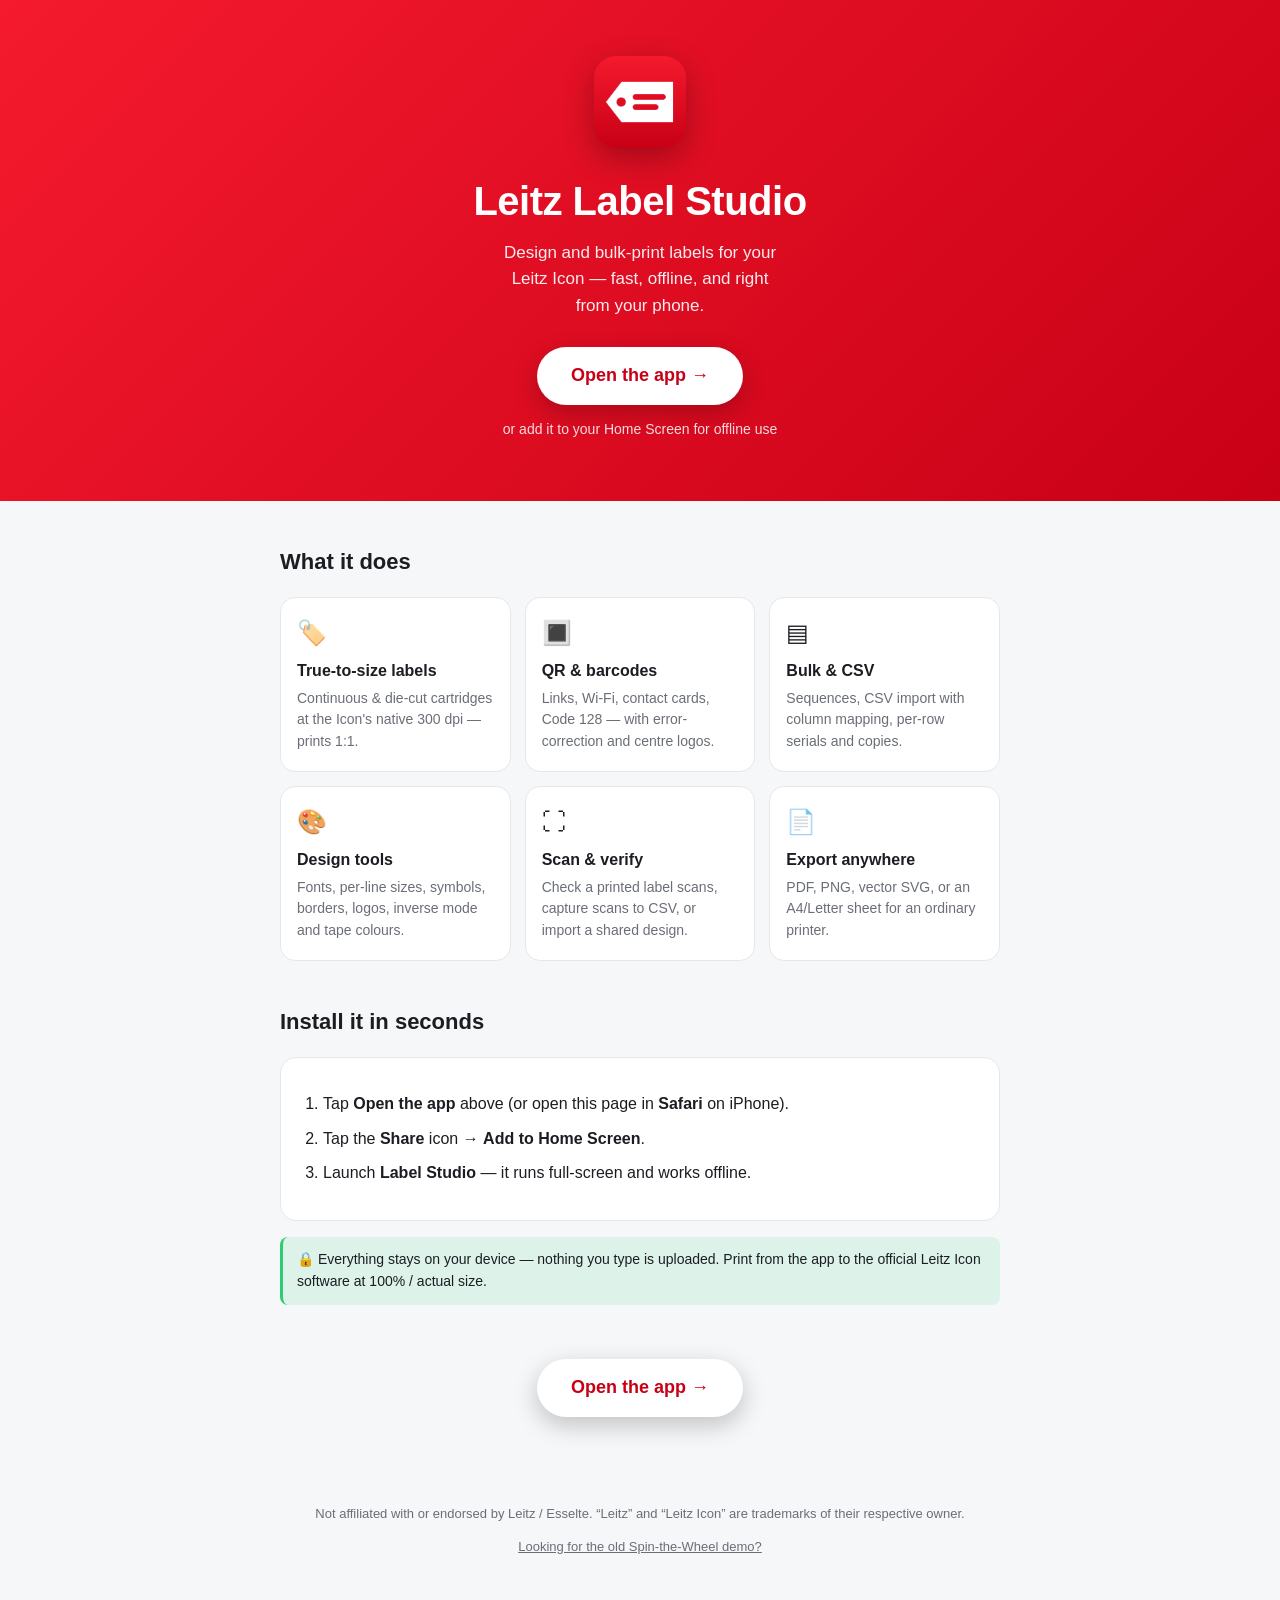
<file: index.html>
<!DOCTYPE html>
<html lang="en">
<head>
  <meta charset="UTF-8" />
  <meta name="viewport" content="width=device-width, initial-scale=1.0, viewport-fit=cover" />
  <title>Leitz Label Studio — a label maker for the Leitz Icon</title>
  <meta name="description" content="A fast, offline, installable web app for designing and bulk-printing labels for the Leitz Icon label maker. QR codes, barcodes, templates, and more." />
  <meta name="theme-color" content="#C80016" />
  <link rel="icon" type="image/png" href="app/icons/icon-192.png" />
  <link rel="apple-touch-icon" href="app/icons/apple-touch-icon.png" />
  <style>
    :root {
      --red: #C80016; --red-bright: #F51A2E; --ink: #1c1d22; --dim: #6a6e77;
      --bg: #f6f7f9; --card: #fff; --line: #e5e7eb;
    }
    @media (prefers-color-scheme: dark) {
      :root { --ink: #f1f2f5; --dim: #a0a4ad; --bg: #101116; --card: #1b1d24; --line: #2b2d36; }
    }
    * { box-sizing: border-box; }
    html, body { margin: 0; }
    body {
      font-family: -apple-system, BlinkMacSystemFont, "Segoe UI", Roboto, Helvetica, Arial, sans-serif;
      background: var(--bg); color: var(--ink); -webkit-font-smoothing: antialiased; line-height: 1.55;
    }
    .wrap { max-width: 760px; margin: 0 auto; padding: 0 20px; }

    .hero {
      background: linear-gradient(135deg, var(--red-bright), var(--red));
      color: #fff; padding: calc(env(safe-area-inset-top) + 56px) 0 60px; text-align: center;
    }
    .logo {
      width: 92px; height: 92px; border-radius: 22px; display: block; margin: 0 auto 22px;
      box-shadow: 0 10px 30px rgba(0,0,0,.28);
    }
    .hero h1 { margin: 0 0 8px; font-size: clamp(28px, 7vw, 40px); font-weight: 800; letter-spacing: -.5px; }
    .hero p { margin: 0 auto; max-width: 30ch; font-size: 17px; opacity: .92; }
    .cta {
      display: inline-block; margin-top: 28px; background: #fff; color: var(--red);
      font-size: 18px; font-weight: 800; text-decoration: none; padding: 15px 34px; border-radius: 999px;
      box-shadow: 0 8px 24px rgba(0,0,0,.22); transition: transform .08s ease;
    }
    .cta:active { transform: scale(.97); }
    .sub-cta { display: block; margin-top: 14px; color: #fff; opacity: .85; font-size: 14px; text-decoration: none; }

    section { padding: 44px 0; }
    h2 { font-size: 22px; margin: 0 0 18px; }
    .grid { display: grid; grid-template-columns: repeat(auto-fit, minmax(210px, 1fr)); gap: 14px; }
    .feat {
      background: var(--card); border: 1px solid var(--line); border-radius: 15px; padding: 16px 16px 18px;
    }
    .feat .ico { font-size: 24px; }
    .feat h3 { margin: 8px 0 4px; font-size: 16px; }
    .feat p { margin: 0; color: var(--dim); font-size: 14px; }

    .steps { background: var(--card); border: 1px solid var(--line); border-radius: 16px; padding: 8px 22px; }
    .steps ol { margin: 0; padding: 16px 0 16px 20px; }
    .steps li { margin: 10px 0; }
    .note {
      background: rgba(46,204,113,.12); border-left: 3px solid #2ECC71; border-radius: 8px;
      padding: 12px 14px; font-size: 14px; margin-top: 16px;
    }

    footer { padding: 30px 0 46px; color: var(--dim); font-size: 13px; text-align: center; }
    footer a { color: var(--dim); }
    .center { text-align: center; }
    .btn-line {
      display: inline-block; margin-top: 8px; border: 1px solid var(--line); color: var(--ink);
      text-decoration: none; padding: 12px 26px; border-radius: 999px; font-weight: 700;
    }
  </style>
</head>
<body>
  <header class="hero">
    <div class="wrap">
      <img class="logo" src="app/icons/icon-512.png" alt="Leitz Label Studio icon" />
      <h1>Leitz&nbsp;Label&nbsp;Studio</h1>
      <p>Design and bulk-print labels for your Leitz&nbsp;Icon — fast, offline, and right from your phone.</p>
      <a class="cta" href="app/">Open the app →</a>
      <a class="sub-cta" href="app/">or add it to your Home Screen for offline use</a>
    </div>
  </header>

  <section>
    <div class="wrap">
      <h2>What it does</h2>
      <div class="grid">
        <div class="feat"><div class="ico">🏷️</div><h3>True-to-size labels</h3><p>Continuous &amp; die-cut cartridges at the Icon's native 300&nbsp;dpi — prints 1:1.</p></div>
        <div class="feat"><div class="ico">🔳</div><h3>QR &amp; barcodes</h3><p>Links, Wi-Fi, contact cards, Code&nbsp;128 — with error-correction and centre logos.</p></div>
        <div class="feat"><div class="ico">▤</div><h3>Bulk &amp; CSV</h3><p>Sequences, CSV import with column mapping, per-row serials and copies.</p></div>
        <div class="feat"><div class="ico">🎨</div><h3>Design tools</h3><p>Fonts, per-line sizes, symbols, borders, logos, inverse mode and tape colours.</p></div>
        <div class="feat"><div class="ico">⛶</div><h3>Scan &amp; verify</h3><p>Check a printed label scans, capture scans to CSV, or import a shared design.</p></div>
        <div class="feat"><div class="ico">📄</div><h3>Export anywhere</h3><p>PDF, PNG, vector SVG, or an A4/Letter sheet for an ordinary printer.</p></div>
      </div>
    </div>
  </section>

  <section style="padding-top:0">
    <div class="wrap">
      <h2>Install it in seconds</h2>
      <div class="steps">
        <ol>
          <li>Tap <b>Open the app</b> above (or open this page in <b>Safari</b> on iPhone).</li>
          <li>Tap the <b>Share</b> icon → <b>Add to Home Screen</b>.</li>
          <li>Launch <b>Label&nbsp;Studio</b> — it runs full-screen and works offline.</li>
        </ol>
      </div>
      <div class="note">🔒 Everything stays on your device — nothing you type is uploaded. Print from the app to the official Leitz&nbsp;Icon software at 100% / actual size.</div>
      <div class="center" style="margin-top:26px">
        <a class="cta" href="app/">Open the app →</a>
      </div>
    </div>
  </section>

  <footer>
    <div class="wrap">
      <p>Not affiliated with or endorsed by Leitz&nbsp;/&nbsp;Esselte. “Leitz” and “Leitz Icon” are trademarks of their respective owner.</p>
      <p><a href="spin.html">Looking for the old Spin-the-Wheel demo?</a></p>
    </div>
  </footer>
</body>
</html>
</file>
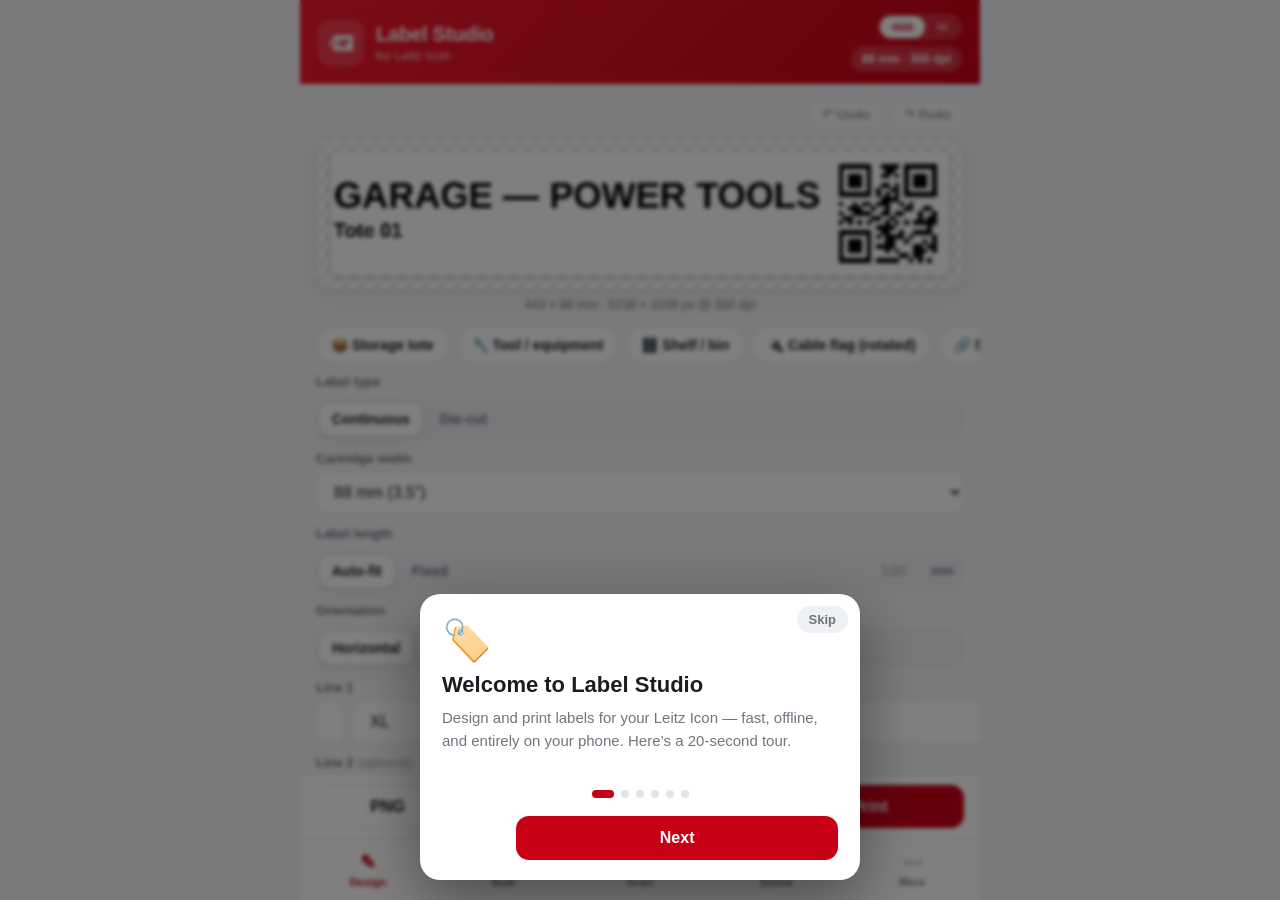
<file: app/index.html>
<!DOCTYPE html>
<html lang="en">
<head>
  <meta charset="UTF-8" />
  <meta name="viewport" content="width=device-width, initial-scale=1.0, maximum-scale=1.0, user-scalable=no, viewport-fit=cover" />
  <title>Leitz Label Studio</title>
  <meta name="description" content="Design and bulk-print labels for the Leitz Icon label maker — sized 1:1 for continuous cartridges, with QR codes and barcodes. Export PDF/PNG or print." />

  <link rel="manifest" href="manifest.webmanifest" />
  <meta name="theme-color" content="#C80016" media="(prefers-color-scheme: light)" />
  <meta name="theme-color" content="#1a0306" media="(prefers-color-scheme: dark)" />
  <meta name="apple-mobile-web-app-capable" content="yes" />
  <meta name="mobile-web-app-capable" content="yes" />
  <meta name="apple-mobile-web-app-status-bar-style" content="black-translucent" />
  <meta name="apple-mobile-web-app-title" content="Label Studio" />
  <link rel="apple-touch-icon" href="icons/apple-touch-icon.png" />
  <link rel="icon" type="image/png" href="icons/icon-192.png" />

  <link rel="stylesheet" href="styles.css" />
</head>
<body>
  <div id="app">
    <header class="app-header">
      <div class="brand">
        <span class="brand-mark" aria-hidden="true">
          <svg viewBox="0 0 100 100" width="30" height="30">
            <polygon points="30,24 90,24 90,76 30,76 12,50" fill="#fff"/>
            <circle cx="29" cy="50" r="6" fill="#C80016"/>
            <rect x="42" y="40" width="38" height="8" rx="4" fill="#C80016"/>
            <rect x="42" y="54" width="28" height="8" rx="4" fill="#C80016"/>
          </svg>
        </span>
        <div class="brand-text">
          <h1>Label Studio</h1>
          <p>for Leitz&nbsp;Icon</p>
        </div>
      </div>
      <div class="header-right">
        <div class="units-toggle" id="unitsToggle" role="group" aria-label="Units">
          <button type="button" data-unit="mm" class="is-active">mm</button>
          <button type="button" data-unit="in">in</button>
        </div>
        <div class="cartridge-badge" id="cartridgeBadge">88&nbsp;mm · 300&nbsp;dpi</div>
      </div>
    </header>

    <!-- ============ DESIGN ============ -->
    <main id="view-design" class="view is-active">
      <section class="preview-wrap">
        <div class="undo-bar">
          <button type="button" id="undoBtn" disabled aria-label="Undo">↶ Undo</button>
          <button type="button" id="redoBtn" disabled aria-label="Redo">↷ Redo</button>
        </div>
        <div class="preview-scroll" id="previewScroll">
          <canvas id="previewCanvas"></canvas>
        </div>
        <p class="preview-meta" id="previewMeta">—</p>
      </section>

      <div class="template-rail" id="templateRail" aria-label="Templates"></div>

      <form class="controls" id="designForm" autocomplete="off">
        <fieldset class="field seg">
          <span>Label type</span>
          <div class="segmented" role="group">
            <button type="button" data-type="continuous" class="is-active">Continuous</button>
            <button type="button" data-type="diecut">Die-cut</button>
          </div>
        </fieldset>

        <label class="field" id="d_widthWrap">
          <span>Cartridge width</span>
          <select id="d_width"></select>
        </label>
        <label class="field" id="d_dieWrap" hidden>
          <span>Die-cut size</span>
          <select id="d_die"></select>
        </label>

        <fieldset class="field seg" id="d_lenWrap">
          <span>Label length</span>
          <div class="segmented" role="group">
            <button type="button" data-len="auto" class="is-active">Auto-fit</button>
            <button type="button" data-len="fixed">Fixed</button>
            <input id="d_length" type="number" min="10" max="2700" step="1" value="100" inputmode="numeric" />
            <span class="unit">mm</span>
          </div>
        </fieldset>

        <fieldset class="field seg">
          <span>Orientation</span>
          <div class="segmented" role="group">
            <button type="button" data-orient="h" class="is-active">Horizontal</button>
            <button type="button" data-orient="v">Rotate 90°</button>
          </div>
        </fieldset>

        <label class="field">
          <span>Line 1</span>
          <div class="line-row">
            <input id="d_line1" type="text" placeholder="GARAGE — SCREWS" maxlength="60" />
            <select id="d_size1" class="size-sel" title="Line 1 size">
              <option value="xs">XS</option><option value="s">S</option><option value="m">M</option><option value="l">L</option><option value="xl">XL</option>
            </select>
          </div>
        </label>
        <label class="field">
          <span>Line 2 <em>(optional)</em></span>
          <div class="line-row">
            <input id="d_line2" type="text" placeholder="Bin A3 · M3–M6" maxlength="60" />
            <select id="d_size2" class="size-sel" title="Line 2 size">
              <option value="xs">XS</option><option value="s">S</option><option value="m">M</option><option value="l">L</option><option value="xl">XL</option>
            </select>
          </div>
        </label>
        <label class="field">
          <span>Line 3 <em>(optional)</em></span>
          <div class="line-row">
            <input id="d_line3" type="text" placeholder="{date} · updated" maxlength="60" />
            <select id="d_size3" class="size-sel" title="Line 3 size">
              <option value="xs">XS</option><option value="s">S</option><option value="m">M</option><option value="l">L</option><option value="xl">XL</option>
            </select>
          </div>
        </label>
        <p class="hint">Tokens: <code>{date}</code>, <code>{time}</code>, and
        <code>{n}</code> (or <code>{n:3}</code> for 001) work in text and the QR.</p>

        <div class="field-row">
          <label class="chip-check"><input type="checkbox" id="d_bold" checked /> Bold</label>
          <label class="field inline">
            <span>Align</span>
            <select id="d_align">
              <option value="left">Left</option>
              <option value="center">Center</option>
            </select>
          </label>
          <label class="field inline">
            <span>Font</span>
            <select id="d_font">
              <option value="system">System</option>
              <option value="rounded">Rounded</option>
              <option value="condensed">Condensed</option>
              <option value="serif">Serif</option>
              <option value="mono">Mono</option>
            </select>
          </label>
        </div>

        <div class="field-row">
          <label class="field inline">
            <span>Symbol</span>
            <select id="d_symbol">
              <option value="none">None</option>
              <option value="warning">⚠ Warning</option>
              <option value="fragile">🍷 Fragile</option>
              <option value="up">↑↑ This way up</option>
              <option value="dry">☂ Keep dry</option>
              <option value="flammable">🔥 Flammable</option>
              <option value="bolt">⚡ Electrical</option>
              <option value="recycle">♻ Recycle</option>
              <option value="arrow">→ Arrow</option>
            </select>
          </label>
          <label class="field inline">
            <span>Border</span>
            <select id="d_border">
              <option value="none">None</option>
              <option value="thin">Thin</option>
              <option value="thick">Thick</option>
              <option value="dashed">Dashed</option>
              <option value="rounded">Rounded</option>
              <option value="hazard">Hazard stripes</option>
            </select>
          </label>
        </div>

        <div class="field-row">
          <label class="field inline">
            <span>Case</span>
            <select id="d_case">
              <option value="none">As typed</option>
              <option value="upper">UPPERCASE</option>
              <option value="lower">lowercase</option>
              <option value="title">Title Case</option>
            </select>
          </label>
          <label class="field inline">
            <span>Letter spacing</span>
            <input id="d_track" type="range" min="0" max="30" step="1" value="0" />
          </label>
        </div>

        <div class="field">
          <span>Tape colour <em>(preview only — print is black on the tape)</em></span>
          <div class="tape-swatches" id="d_tape"></div>
        </div>

        <label class="chip-check block"><input type="checkbox" id="d_invert" /> Inverse (white on black)</label>
        <label class="chip-check block"><input type="checkbox" id="d_rtl" /> Right-to-left text (Arabic, Hebrew…)</label>

        <label class="chip-check block"><input type="checkbox" id="d_qr" /> Add QR code</label>
        <div class="field sub" id="d_qrWrap" hidden>
          <label class="field">
            <span>QR type</span>
            <select id="d_qrType">
              <option value="text">Plain text / ID</option>
              <option value="url">Link (URL)</option>
              <option value="wifi">Wi-Fi network</option>
              <option value="email">Email</option>
              <option value="phone">Phone call</option>
              <option value="sms">SMS</option>
              <option value="contact">Contact card</option>
            </select>
          </label>
          <label class="field">
            <span id="d_qrPrimaryLabel">Contents</span>
            <input id="d_qrData" type="text" placeholder="TOTE-014 or https://…" maxlength="400" />
          </label>

          <div id="d_qrWifi" hidden>
            <label class="field"><span>Password</span>
              <input id="d_qrPass" type="text" maxlength="120" /></label>
            <div class="field-row">
              <label class="field inline"><span>Security</span>
                <select id="d_qrEnc">
                  <option value="WPA">WPA/WPA2</option>
                  <option value="WEP">WEP</option>
                  <option value="nopass">None</option>
                </select></label>
              <label class="chip-check"><input type="checkbox" id="d_qrHidden" /> Hidden</label>
            </div>
          </div>
          <div id="d_qrEmailX" hidden>
            <label class="field"><span>Subject</span>
              <input id="d_qrSubject" type="text" maxlength="120" /></label>
            <label class="field"><span>Body</span>
              <input id="d_qrBody" type="text" maxlength="200" /></label>
          </div>
          <div id="d_qrSmsX" hidden>
            <label class="field"><span>Message</span>
              <input id="d_qrMsg" type="text" maxlength="200" /></label>
          </div>
          <div id="d_qrContactX" hidden>
            <label class="field"><span>Organisation</span>
              <input id="d_qrOrg" type="text" maxlength="80" /></label>
            <div class="field-row">
              <label class="field inline"><span>Phone</span>
                <input id="d_qrPhone" type="text" maxlength="40" /></label>
              <label class="field inline"><span>Email</span>
                <input id="d_qrEmail" type="text" maxlength="120" /></label>
            </div>
          </div>

          <div class="field-row">
            <label class="field inline"><span>Error correction</span>
              <select id="d_qrEcc">
                <option value="L">L · 7%</option>
                <option value="M">M · 15%</option>
                <option value="Q">Q · 25%</option>
                <option value="H">H · 30%</option>
              </select></label>
            <label class="chip-check" id="d_qrLogoWrap"><input type="checkbox" id="d_qrLogo" /> Logo in centre</label>
          </div>
          <label class="field">
            <span>QR size: <b id="d_qrSizeVal">100</b>%</span>
            <input id="d_qrSize" type="range" min="40" max="100" step="5" value="100" />
          </label>
          <p class="hint">📷 Any phone camera scans a QR. Use <b>Link (URL)</b> so
          scanning opens a page (like a store app pulling up an item). Higher
          <b>error correction</b> survives scuffs; centre logo needs a logo added.</p>
        </div>

        <label class="chip-check block"><input type="checkbox" id="d_barcode" /> Add barcode (Code 128)</label>
        <div class="field sub" id="d_bcWrap" hidden>
          <label class="field">
            <span>Barcode value</span>
            <input id="d_bcData" type="text" placeholder="TOTE-014" maxlength="80" />
          </label>
          <p class="hint">🔢 A 1-D barcode for warehouse / inventory scanner
          apps. Stores a code only (no link). For phone scanning, prefer QR.</p>
        </div>

        <label class="chip-check block"><input type="checkbox" id="d_logo" /> Add logo / image</label>
        <div class="field sub" id="d_logoWrap" hidden>
          <input type="file" id="d_logoFile" accept="image/*" hidden />
          <div class="logo-gallery" id="d_logoGallery"></div>
          <fieldset class="field seg">
            <span>Position</span>
            <div class="segmented" role="group">
              <button type="button" data-pos="left" class="is-active">Left</button>
              <button type="button" data-pos="right">Right</button>
            </div>
          </fieldset>
          <p class="hint">🖼️ Tap a logo to use it, ＋ to add more, ✕ to delete.
          Use high-contrast (ideally black) art — labels print in monochrome.
          Your logos are shared with the Bulk tab.</p>
        </div>

        <div class="save-row">
          <button type="button" class="btn-ghost" id="saveDesignBtn">☆ Save current design</button>
          <button type="button" class="btn-ghost" id="queueAddCurrent">＋ Add to queue</button>
          <button type="button" class="btn-ghost" id="shareBtn">↗ Share</button>
        </div>

        <details class="advanced">
          <summary>Advanced</summary>
          <label class="field">
            <span>Safe margin: <b id="d_marginVal">2</b> mm</span>
            <input id="d_margin" type="range" min="0" max="6" step="0.5" value="2" />
          </label>
        </details>
      </form>

      <div class="actions">
        <button class="btn-ghost" id="d_png">PNG</button>
        <button class="btn-ghost" id="d_svg">SVG</button>
        <button class="btn-ghost" id="d_pdf">PDF</button>
        <button class="btn-primary" id="d_print">Print</button>
      </div>
    </main>

    <!-- ============ BULK ============ -->
    <main id="view-bulk" class="view">
      <div class="preset-bar">
        <span class="preset-label">Batch presets</span>
        <div class="preset-rail" id="presetRail"></div>
      </div>
      <section class="controls">
        <fieldset class="field seg">
          <span>Label type</span>
          <div class="segmented" role="group">
            <button type="button" data-type="continuous" class="is-active">Continuous</button>
            <button type="button" data-type="diecut">Die-cut</button>
          </div>
        </fieldset>

        <div class="field-row">
          <label class="field inline" id="b_widthWrap">
            <span>Width</span>
            <select id="b_width"></select>
          </label>
          <label class="field inline" id="b_dieWrap" hidden>
            <span>Die-cut size</span>
            <select id="b_die"></select>
          </label>
          <label class="field inline">
            <span>Layout</span>
            <select id="b_layout">
              <option value="text-qr">Text + QR</option>
              <option value="text">Text only</option>
              <option value="text-barcode">Text + Barcode</option>
              <option value="qr-only">QR only</option>
            </select>
          </label>
        </div>

        <fieldset class="field seg" id="b_lenWrap">
          <span>Label length</span>
          <div class="segmented" role="group">
            <button type="button" data-len="auto" class="is-active">Auto-fit</button>
            <button type="button" data-len="fixed">Fixed</button>
            <input id="b_length" type="number" min="10" max="2700" step="1" value="100" inputmode="numeric" />
            <span class="unit">mm</span>
          </div>
        </fieldset>

        <div class="field-row">
          <fieldset class="field seg" style="flex:1">
            <span>Orientation</span>
            <div class="segmented" role="group">
              <button type="button" data-orient="h" class="is-active">Horizontal</button>
              <button type="button" data-orient="v">Rotate 90°</button>
            </div>
          </fieldset>
          <label class="field inline">
            <span>Font</span>
            <select id="b_font">
              <option value="system">System</option>
              <option value="rounded">Rounded</option>
              <option value="condensed">Condensed</option>
              <option value="serif">Serif</option>
              <option value="mono">Mono</option>
            </select>
          </label>
        </div>

        <div class="field-row">
          <label class="field inline">
            <span>Symbol</span>
            <select id="b_symbol">
              <option value="none">None</option>
              <option value="warning">⚠ Warning</option>
              <option value="fragile">🍷 Fragile</option>
              <option value="up">↑↑ This way up</option>
              <option value="dry">☂ Keep dry</option>
              <option value="flammable">🔥 Flammable</option>
              <option value="bolt">⚡ Electrical</option>
              <option value="recycle">♻ Recycle</option>
              <option value="arrow">→ Arrow</option>
            </select>
          </label>
          <label class="field inline">
            <span>Border</span>
            <select id="b_border">
              <option value="none">None</option>
              <option value="thin">Thin</option>
              <option value="thick">Thick</option>
              <option value="dashed">Dashed</option>
              <option value="rounded">Rounded</option>
              <option value="hazard">Hazard stripes</option>
            </select>
          </label>
          <label class="field inline">
            <span>Case</span>
            <select id="b_case">
              <option value="none">As typed</option>
              <option value="upper">UPPERCASE</option>
              <option value="lower">lowercase</option>
              <option value="title">Title Case</option>
            </select>
          </label>
          <label class="field inline">
            <span>Spacing</span>
            <input id="b_track" type="range" min="0" max="30" step="1" value="0" />
          </label>
          <label class="field inline">
            <span>Copies</span>
            <input id="b_copies" type="number" min="1" max="99" value="1" inputmode="numeric" />
          </label>
        </div>

        <label class="chip-check block"><input type="checkbox" id="b_invert" /> Inverse (white on black)</label>
        <label class="chip-check block"><input type="checkbox" id="b_rtl" /> Right-to-left text</label>

        <p class="hint" style="margin-top:-2px">Tokens <code>{date}</code> and
        <code>{n}</code> work per row (<code>{n}</code> = row number).</p>

        <div class="field sub" id="b_qrWrap" hidden>
          <div class="field-row">
            <label class="field inline" style="flex:2"><span>QR link / prefix (optional)</span>
              <input id="b_qrPrefix" type="text" placeholder="https://inv.example.com/" maxlength="200" /></label>
            <label class="field inline"><span>Error corr.</span>
              <select id="b_qrEcc">
                <option value="L">L</option><option value="M">M</option>
                <option value="Q">Q</option><option value="H">H</option>
              </select></label>
          </div>
          <p class="hint">Each row's code is appended to the prefix, so every QR
          becomes a unique link — pair with the sequence generator for serials
          (e.g. <code>…/TOTE-001</code>).</p>
        </div>

        <div class="seq-gen">
          <strong>Quick sequence</strong>
          <div class="seq-row">
            <input id="seq_prefix" type="text" placeholder="TOTE-" maxlength="20" />
            <input id="seq_start" type="number" value="1" min="0" inputmode="numeric" title="Start #" />
            <input id="seq_count" type="number" value="10" min="1" max="999" inputmode="numeric" title="Count" />
            <input id="seq_pad" type="number" value="3" min="0" max="6" inputmode="numeric" title="Digits" />
            <button type="button" class="btn-ghost sm" id="seq_add">Insert</button>
          </div>
        </div>

        <div class="csv-row">
          <input type="file" id="b_csv" accept=".csv,text/csv" hidden />
          <button type="button" class="btn-ghost sm" id="b_csvBtn">⤓ Import CSV</button>
          <span class="hint">Import, then choose which column goes where.</span>
        </div>

        <div class="csv-mapper" id="csvMapper" hidden>
          <strong>Map columns</strong>
          <div class="csv-map-row">
            <label class="field inline"><span>Line 1</span><select id="csvMapL1"></select></label>
            <label class="field inline"><span>Line 2</span><select id="csvMapL2"></select></label>
            <label class="field inline"><span>QR / code</span><select id="csvMapCode"></select></label>
          </div>
        </div>

        <label class="field">
          <span>Items — one per line. Use <code>|</code> for Line 1 | Line 2 | code</span>
          <textarea id="b_items" rows="6" placeholder="TOTE-014 | Garage shelf B&#10;TOTE-015 | Winter gear&#10;DRILL-02 | Cordless · 18V"></textarea>
        </label>

        <label class="chip-check block"><input type="checkbox" id="b_logo" /> Include logo on every label</label>
        <div class="field sub" id="b_logoWrap" hidden>
          <input type="file" id="b_logoFile" accept="image/*" hidden />
          <div class="logo-gallery" id="b_logoGallery"></div>
          <fieldset class="field seg">
            <span>Position</span>
            <div class="segmented" role="group">
              <button type="button" data-pos="left" class="is-active">Left</button>
              <button type="button" data-pos="right">Right</button>
            </div>
          </fieldset>
          <p class="hint">🖼️ Tap a logo to use it, ＋ to add more. Shared with the Design tab.</p>
        </div>

        <div class="bulk-summary" id="bulkSummary">No items yet</div>
        <div class="bulk-thumbs" id="bulkThumbs"></div>
      </section>

      <div class="actions">
        <button class="btn-ghost" id="b_pdf">Export PDF</button>
        <button class="btn-primary" id="b_print">Print all</button>
      </div>
    </main>

    <!-- ============ SCAN ============ -->
    <main id="view-scan" class="view">
      <div class="scan-wrap">
        <h2 class="saved-title">Scan test</h2>
        <p class="saved-sub">Check that a printed label scans cleanly. Use the
        camera, or test an exported PNG with “Scan a photo”.</p>
        <div class="scan-stage">
          <video id="scanVideo" playsinline muted></video>
          <div class="scan-frame" aria-hidden="true"></div>
        </div>
        <p class="scan-hint" id="scanHint">Tap “Start camera”, then point at a QR code.</p>
        <div class="scan-controls">
          <button class="btn-primary" id="scanStart">Start camera</button>
          <button class="btn-ghost" id="scanStop" hidden>Stop</button>
          <input type="file" id="scanFile" accept="image/*" hidden />
          <button class="btn-ghost" id="scanPhotoBtn">Scan a photo</button>
        </div>
        <div class="scan-result" id="scanResult" hidden></div>

        <div class="paste-row">
          <input id="pasteLink" type="text" placeholder="Paste a share link…" />
          <button type="button" class="btn-ghost sm" id="pasteImport">Import</button>
        </div>

        <div class="scan-log-wrap" id="scanLogWrap" hidden>
          <div class="scan-log-head">
            <strong>Captured (<span id="scanLogCount">0</span>)</strong>
            <div>
              <button class="btn-ghost sm" id="scanExport">Export CSV</button>
              <button class="btn-ghost sm" id="scanClear">Clear</button>
            </div>
          </div>
          <ul class="scan-log" id="scanLog"></ul>
        </div>
      </div>
    </main>

    <!-- ============ SAVED ============ -->
    <main id="view-saved" class="view">
      <div class="saved-wrap">
        <div class="queue-wrap" id="queueWrap" hidden>
          <div class="queue-head">
            <h2 class="saved-title">Print queue (<span id="queueCount">0</span>)</h2>
            <div>
              <button class="btn-ghost sm" id="queuePdf">Export PDF</button>
              <button class="btn-ghost sm" id="queuePrint">Print all</button>
              <button class="btn-ghost sm" id="queueClear">Clear</button>
            </div>
          </div>
          <p class="saved-sub">Different labels printed together in one run.</p>
          <div class="queue-list" id="queueList"></div>
        </div>

        <h2 class="saved-title" style="margin-top:22px">Saved designs</h2>
        <p class="saved-sub">Reusable labels saved on this device. <b>Load</b> to
        edit, <b>＋ Queue</b> to add to the print run.</p>
        <input class="saved-search" id="savedSearch" type="search" placeholder="Search designs…" />
        <div class="folder-rail" id="savedFolders" hidden></div>
        <div class="saved-list" id="savedList"></div>
      </div>
    </main>

    <!-- ============ GUIDE ============ -->
    <main id="view-more" class="view">
      <div class="guide">
        <h2>App accent colour</h2>
        <p>Pick the app's accent theme. (Labels always print black — this only
        recolours the app.)</p>
        <div class="tape-swatches" id="accentSwatches"></div>
        <div class="more-actions"><button class="btn-ghost" id="replayTour">↻ Replay the intro tour</button></div>

        <h2 style="margin-top:26px">Backup &amp; restore</h2>
        <p>Everything (designs, logos, presets, saved labels, settings) lives on
        this device only. Export a backup file to keep it safe or move to another
        device.</p>
        <div class="more-actions">
          <button class="btn-primary" id="backupBtn">⤓ Back up all data</button>
          <input type="file" id="restoreFile" accept="application/json,.json" hidden />
          <button class="btn-ghost" id="restoreBtn">⤒ Restore from file</button>
        </div>
        <p class="hint" id="storageMeter">—</p>

        <h2 style="margin-top:26px">Sheet layout (ordinary printer)</h2>
        <p>Tile copies of the <b>current design</b> onto a paper sheet for a
        normal inkjet/laser printer (e.g. on sticker paper) — no Leitz Icon
        needed.</p>
        <div class="field-row">
          <label class="field inline"><span>Page</span>
            <select id="sheet_size">
              <option value="a4">A4</option>
              <option value="letter">Letter</option>
            </select></label>
          <label class="field inline"><span>Copies</span>
            <input id="sheet_count" type="number" min="1" max="1000" value="24" inputmode="numeric" /></label>
          <label class="field inline"><span>Gap (mm)</span>
            <input id="sheet_gap" type="number" min="0" max="30" value="3" inputmode="numeric" /></label>
        </div>
        <div class="more-actions">
          <button class="btn-primary" id="sheetBtn">⤓ Export sheet PDF</button>
        </div>

        <h2 style="margin-top:26px">Printer calibration</h2>
        <p>If the Icon prints slightly off, nudge every label and fine-tune the
        scale. Applies to PDF export and Print.</p>
        <label class="field"><span>Horizontal offset: <b id="cal_dxv">0</b> mm</span>
          <input id="cal_dx" type="range" min="-5" max="5" step="0.5" value="0" /></label>
        <label class="field"><span>Vertical offset: <b id="cal_dyv">0</b> mm</span>
          <input id="cal_dy" type="range" min="-5" max="5" step="0.5" value="0" /></label>
        <label class="field"><span>Scale: <b id="cal_scalev">100</b>%</span>
          <input id="cal_scale" type="range" min="95" max="105" step="0.5" value="100" /></label>
        <div class="more-actions">
          <button class="btn-ghost" id="cal_test">🖶 Print alignment test</button>
          <button class="btn-ghost" id="cal_reset">Reset</button>
        </div>

        <h2 style="margin-top:26px">Printing to your Leitz Icon</h2>
        <p>This app designs labels at the exact size of your Leitz Icon
        cartridges (88&nbsp;mm continuous by default) and renders them at the
        printer's native <b>300&nbsp;dpi</b>, so output prints 1:1.</p>

        <h3>Getting a label onto the printer</h3>
        <p>The Leitz Icon uses Leitz's own wireless protocol, which third-party
        apps can't drive directly. So this app hands off a perfectly-sized
        file and you send it the last step:</p>
        <ol>
          <li><b>Export PDF / PNG</b> — saves a label at true size. Open it in
          the official <i>Leitz Icon Software</i> app (or your print workflow)
          and print at <b>100% / actual size</b>.</li>
          <li><b>Print</b> — opens the iOS print sheet. Choose <i>AirPrint</i>
          if your setup supports it, or <b>Save to Files as PDF</b> and import
          into the Leitz app.</li>
        </ol>
        <p class="tip">Always print at <b>100%</b> (no "fit to page" / scaling)
        so the millimetres stay accurate.</p>

        <h3>QR codes vs barcodes</h3>
        <ul>
          <li><b>QR code</b> — scannable by <i>any phone camera</i>. Pick a
          <b>type</b> (link, Wi-Fi, email, phone, SMS, contact) — a <b>link
          (URL)</b> opens that page when scanned (like scanning a product in a
          store app). Raise <b>error correction</b> for scuffed labels, adjust
          the size, or drop a <b>logo in the centre</b>.</li>
          <li><b>Barcode (Code 128)</b> — the 1-D stripes used on shelves and
          warehouses; great with dedicated <i>inventory-scanner apps</i>, but it
          only holds a code (no link). Use QR if you'll scan with a phone.</li>
        </ul>

        <h3>Rotate &amp; length</h3>
        <p>Use <b>Rotate 90°</b> to run text along the tape, and
        <b>Auto-fit</b> or <b>Fixed</b> length to make labels exactly as long
        as you need.</p>

        <h3>Cartridges</h3>
        <p>Continuous widths 12–88&nbsp;mm (up to 2.7&nbsp;m long) plus die-cut
        sizes (36×88, 28×88, 26×88, 50×88, 59×102&nbsp;mm). Your
        3.5&nbsp;in totes/tools labels = the <b>88&nbsp;mm</b> continuous
        cartridge.</p>

        <h3>Install as an app</h3>
        <p>In Safari, tap <b>Share → Add to Home Screen</b>. It then runs
        full-screen and offline, like a native app.</p>

        <p class="muted">Your designs are saved on this device only. Not
        affiliated with or endorsed by Leitz / Esselte.</p>
      </div>
    </main>

    <nav class="tab-bar" role="tablist">
      <button class="tab is-active" data-view="design" role="tab"><span class="tab-ico">✎</span><span>Design</span></button>
      <button class="tab" data-view="bulk" role="tab"><span class="tab-ico">▤</span><span>Bulk</span></button>
      <button class="tab" data-view="scan" role="tab"><span class="tab-ico">⛶</span><span>Scan</span></button>
      <button class="tab" data-view="saved" role="tab"><span class="tab-ico">★</span><span>Saved</span></button>
      <button class="tab" data-view="more" role="tab"><span class="tab-ico">⋯</span><span>More</span></button>
    </nav>
  </div>

  <dialog id="shareDialog" class="share-dialog">
    <h2>Share design</h2>
    <p>Open this link on another device to load the design. (Logos aren't
    included — they stay on this device.)</p>
    <canvas id="shareQr" width="220" height="220"></canvas>
    <div class="share-link-row">
      <input id="shareLink" type="text" readonly />
      <button type="button" class="btn-primary" id="shareCopy">Copy</button>
    </div>
    <form method="dialog"><button class="btn-ghost">Close</button></form>
  </dialog>

  <div class="update-banner" id="updateBanner" hidden>
    <span>A new version is ready.</span>
    <button id="updateReload">Reload</button>
  </div>
  <div class="toast" id="toast" hidden></div>

  <div class="tour" id="tour" hidden>
    <div class="tour-card" role="dialog" aria-modal="true" aria-labelledby="tourTitle">
      <button class="tour-skip" id="tourSkip" aria-label="Skip tour">Skip</button>
      <div class="tour-emoji" id="tourEmoji" aria-hidden="true">🏷️</div>
      <h2 id="tourTitle">Welcome</h2>
      <p id="tourBody"></p>
      <div class="tour-dots" id="tourDots"></div>
      <div class="tour-nav">
        <button class="btn-ghost" id="tourBack">Back</button>
        <button class="btn-primary" id="tourNext">Next</button>
      </div>
    </div>
  </div>

  <script src="vendor/qrcode-generator.js"></script>
  <script src="vendor/jsbarcode-code128.min.js"></script>
  <script src="vendor/jsqr.js"></script>
  <script src="pdf.js"></script>
  <script src="app.js"></script>
</body>
</html>
</file>
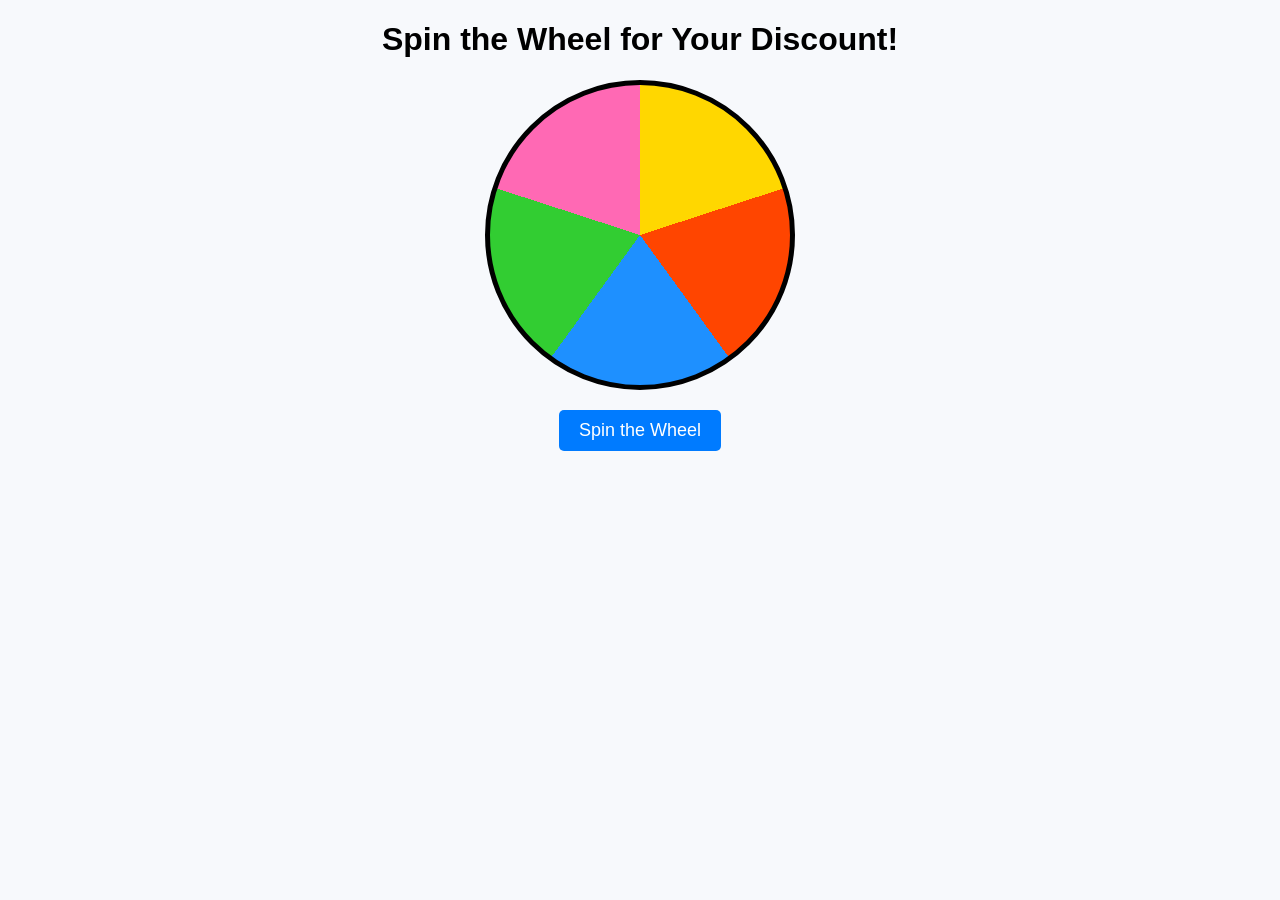
<file: spin.html>
<!DOCTYPE html>
<html lang="en">
<head>
    <meta charset="UTF-8">
    <meta name="viewport" content="width=device-width, initial-scale=1.0">
    <title>Spin the Wheel</title>
    <style>
        body {
            font-family: Arial, sans-serif;
            text-align: center;
            background-color: #f7f9fc;
        }
        #wheel {
            width: 300px;
            height: 300px;
            border: 5px solid #000;
            border-radius: 50%;
            margin: 20px auto;
            background: conic-gradient(
                #FFD700 0% 20%,
                #FF4500 20% 40%,
                #1E90FF 40% 60%,
                #32CD32 60% 80%,
                #FF69B4 80% 100%
            );
            position: relative;
        }
        #pointer {
            width: 0;
            height: 0;
            border-left: 15px solid transparent;
            border-right: 15px solid transparent;
            border-bottom: 25px solid red;
            margin: 0 auto;
            position: absolute;
            top: -25px;
            left: 135px;
        }
        #spinButton {
            padding: 10px 20px;
            font-size: 18px;
            background-color: #007BFF;
            color: white;
            border: none;
            border-radius: 5px;
            cursor: pointer;
        }
        #spinButton:hover {
            background-color: #0056b3;
        }
        #result {
            margin-top: 20px;
            font-size: 24px;
            font-weight: bold;
        }
    </style>
</head>
<body>
    <h1>Spin the Wheel for Your Discount!</h1>
    <div id="pointer"></div>
    <div id="wheel"></div>
    <button id="spinButton">Spin the Wheel</button>
    <div id="result"></div>

    <script>
        const spinButton = document.getElementById("spinButton");
        const resultDiv = document.getElementById("result");

        spinButton.addEventListener("click", () => {
            const discount = Math.floor(Math.random() * 9 + 1) * 10; // Random 10% to 90%
            const rotation = Math.random() * 360; // Random rotation for the wheel
            const wheel = document.getElementById("wheel");

            // Apply rotation animation
            wheel.style.transition = "transform 3s ease-out";
            wheel.style.transform = `rotate(${rotation + 360 * 3}deg)`; // Add extra spins

            setTimeout(() => {
                resultDiv.textContent = `You got ${discount}% off!`;
                wheel.style.transition = "none"; // Reset transition
                wheel.style.transform = `rotate(${rotation % 360}deg)`; // Set final rotation
            }, 3000); // Delay to match animation
        });
    </script>
</body>
</html>
</file>
<file: app/styles.css>
:root {
  --red: #C80016;
  --red-bright: #F51A2E;
  --bg: #f4f5f7;
  --surface: #ffffff;
  --surface-2: #eef0f3;
  --text: #1c1d22;
  --text-dim: #71757e;
  --line: #e1e4e8;
  --shadow: 0 1px 3px rgba(20,22,30,.08), 0 8px 24px rgba(20,22,30,.06);
  --radius: 14px;
  --safe-top: env(safe-area-inset-top, 0px);
  --safe-bottom: env(safe-area-inset-bottom, 0px);
  --tabbar-h: 62px;
  --actions-h: 64px;
}
@media (prefers-color-scheme: dark) {
  :root {
    --bg: #121319; --surface: #1d1f27; --surface-2: #262932;
    --text: #f1f2f5; --text-dim: #9b9fa9; --line: #2d2f39;
    --shadow: 0 1px 3px rgba(0,0,0,.4), 0 8px 24px rgba(0,0,0,.3);
  }
}
* { box-sizing: border-box; -webkit-tap-highlight-color: transparent; }
[hidden] { display: none !important; }
html, body { margin: 0; height: 100%; overscroll-behavior-y: none; }
body {
  font-family: -apple-system, BlinkMacSystemFont, "Segoe UI", Roboto, Helvetica, Arial, sans-serif;
  background: var(--bg); color: var(--text); -webkit-font-smoothing: antialiased;
}
#app { display: flex; flex-direction: column; height: 100dvh; max-width: 680px; margin: 0 auto; }

/* Header */
.app-header {
  display: flex; align-items: center; justify-content: space-between; gap: 12px;
  padding: calc(var(--safe-top) + 14px) 18px 12px;
  background: linear-gradient(135deg, var(--red-bright), var(--red)); color: #fff;
}
.brand { display: flex; align-items: center; gap: 12px; }
.brand-mark {
  width: 46px; height: 46px; display: grid; place-items: center;
  background: rgba(255,255,255,.16); border-radius: 13px;
}
.brand-text h1 { margin: 0; font-size: 20px; font-weight: 700; letter-spacing: -.2px; }
.brand-text p { margin: 2px 0 0; font-size: 13px; opacity: .85; }
.header-right { display: flex; flex-direction: column; align-items: flex-end; gap: 6px; }
.cartridge-badge {
  background: rgba(255,255,255,.18); padding: 6px 11px; border-radius: 999px;
  font-size: 12px; font-weight: 600; white-space: nowrap;
}
.units-toggle { display: flex; background: rgba(255,255,255,.16); border-radius: 999px; padding: 2px; }
.units-toggle button {
  border: none; background: transparent; color: #fff; opacity: .7;
  font-size: 12px; font-weight: 700; padding: 4px 12px; border-radius: 999px; cursor: pointer;
}
.units-toggle button.is-active { background: #fff; color: var(--red); opacity: 1; }

.logo-actions { display: flex; gap: 8px; }

/* Onboarding tour */
.tour {
  position: fixed; inset: 0; z-index: 60; display: flex; align-items: flex-end; justify-content: center;
  background: rgba(0,0,0,.5); backdrop-filter: blur(2px);
  padding: 16px calc(16px + env(safe-area-inset-right)) calc(20px + env(safe-area-inset-bottom)) calc(16px + env(safe-area-inset-left));
}
.tour[hidden] { display: none; }
.tour-card {
  position: relative; width: 100%; max-width: 440px; background: var(--surface); color: var(--text);
  border-radius: 20px; padding: 26px 22px 20px; box-shadow: 0 20px 60px rgba(0,0,0,.4);
  animation: tourIn .22s ease;
}
@keyframes tourIn { from { opacity: 0; transform: translateY(16px); } }
.tour-skip {
  position: absolute; top: 12px; right: 12px; border: none; background: var(--surface-2);
  color: var(--text-dim); font-size: 13px; font-weight: 600; padding: 6px 12px; border-radius: 999px; cursor: pointer;
}
.tour-emoji { font-size: 40px; line-height: 1; }
.tour-card h2 { margin: 12px 0 8px; font-size: 22px; }
.tour-card p { margin: 0; color: var(--text-dim); font-size: 15px; line-height: 1.55; min-height: 66px; }
.tour-dots { display: flex; gap: 7px; justify-content: center; margin: 18px 0; }
.tour-dots span { width: 8px; height: 8px; border-radius: 50%; background: var(--line); }
.tour-dots span.on { background: var(--red); width: 22px; border-radius: 999px; }
.tour-nav { display: flex; gap: 10px; }
.tour-nav .btn-ghost { flex: 0 0 auto; }
.tour-nav .btn-primary { flex: 1; }

/* Per-line size select */
.line-row { display: flex; gap: 8px; }
.line-row input { flex: 1; min-width: 0; }
.size-sel { flex: 0 0 auto; width: 64px; font-size: 13px; padding: 11px 6px; }

/* Paste-a-link import (scan tab) */
.paste-row { display: flex; gap: 8px; margin-top: 14px; }
.paste-row input { flex: 1; min-width: 0; border: 1px solid var(--line); background: var(--surface);
  color: var(--text); font-size: 14px; padding: 10px 12px; border-radius: 10px; }
.paste-row input:focus { outline: 2px solid var(--red); border-color: var(--red); }

/* Saved folders */
.folder-rail { display: flex; gap: 8px; overflow-x: auto; padding-bottom: 6px; margin-bottom: 10px; scrollbar-width: none; }
.folder-rail::-webkit-scrollbar { display: none; }
.folder-chip {
  flex: 0 0 auto; border: 1px solid var(--line); background: var(--surface); color: var(--text);
  padding: 7px 13px; border-radius: 999px; font-size: 13px; font-weight: 600; cursor: pointer;
}
.folder-chip.is-active { background: var(--red); color: #fff; border-color: var(--red); }
.saved-folder { display: inline-block; margin-left: 8px; font-size: 11px; font-weight: 700; color: var(--text-dim);
  background: var(--surface-2); padding: 1px 8px; border-radius: 999px; vertical-align: middle; }

/* Share dialog */
.share-dialog { border: none; border-radius: 18px; padding: 20px; width: min(92vw, 360px);
  background: var(--surface); color: var(--text); box-shadow: 0 20px 60px rgba(0,0,0,.35); text-align: center; }
.share-dialog::backdrop { background: rgba(0,0,0,.45); }
.share-dialog h2 { margin: 0 0 6px; font-size: 19px; }
.share-dialog p { font-size: 13px; color: var(--text-dim); margin: 0 0 14px; line-height: 1.45; }
.share-dialog canvas { width: 220px; height: 220px; max-width: 100%; border-radius: 10px; }
.share-link-row { display: flex; gap: 8px; margin: 14px 0 10px; }
.share-link-row input { flex: 1; min-width: 0; border: 1px solid var(--line); background: var(--surface-2);
  color: var(--text); font-size: 13px; padding: 9px 11px; border-radius: 10px; }
.share-dialog form { margin: 0; }

/* Tape colour swatches */
.tape-swatches { display: flex; gap: 9px; flex-wrap: wrap; margin-top: 6px; }
.tape-sw {
  width: 30px; height: 30px; border-radius: 50%; cursor: pointer;
  border: 2px solid var(--line); box-shadow: inset 0 0 0 1px rgba(0,0,0,.08);
}
.tape-sw.is-active { border-color: var(--red); box-shadow: 0 0 0 2px var(--red); }

/* Saved search */
.saved-search {
  width: 100%; border: 1px solid var(--line); background: var(--surface); color: var(--text);
  font-size: 15px; padding: 10px 13px; border-radius: 11px; margin-bottom: 12px;
}
.saved-search:focus { outline: 2px solid var(--red); border-color: var(--red); }

/* Print queue */
.queue-wrap { background: var(--surface); border: 1px solid var(--line); border-radius: 14px; padding: 14px; box-shadow: var(--shadow); }
.queue-head { display: flex; align-items: center; justify-content: space-between; gap: 8px; flex-wrap: wrap; }
.queue-head .saved-title { margin: 0; }
.queue-head > div { display: flex; gap: 6px; }
.queue-list { display: flex; flex-direction: column; gap: 8px; margin-top: 10px; }
.queue-row { display: flex; align-items: center; gap: 10px; }
.queue-thumb { flex: 0 0 auto; width: 92px; background: #fff; border: 1px solid var(--line); border-radius: 7px; padding: 4px; overflow: hidden; }
.queue-thumb canvas { max-width: 100%; max-height: 38px; height: auto; display: block; margin: 0 auto; }
.queue-name { flex: 1; min-width: 0; font-size: 14px; font-weight: 600; }
.queue-name > div { overflow: hidden; text-overflow: ellipsis; white-space: nowrap; }
.queue-copies { display: inline-flex; align-items: center; gap: 3px; font-size: 12px; color: var(--text-dim); font-weight: 600; margin-top: 3px; }
.queue-copies input { width: 44px; border: 1px solid var(--line); background: var(--surface); color: var(--text); border-radius: 7px; padding: 3px 5px; font-size: 13px; text-align: center; }
.queue-acts { display: flex; gap: 4px; flex: 0 0 auto; }
.queue-acts .btn-ghost.sm { padding: 6px 9px; }

/* Undo / redo bar */
.undo-bar { display: flex; gap: 8px; justify-content: flex-end; margin-bottom: 8px; }
.undo-bar button {
  border: 1px solid var(--line); background: var(--surface); color: var(--text);
  font-size: 13px; font-weight: 600; padding: 6px 12px; border-radius: 9px; cursor: pointer;
}
.undo-bar button:disabled { opacity: .4; }

/* CSV column mapper */
.csv-mapper {
  background: var(--surface); border: 1px solid var(--line); border-radius: 11px;
  padding: 12px; box-shadow: var(--shadow);
}
.csv-mapper strong { font-size: 14px; }
.csv-map-row { display: flex; gap: 8px; margin-top: 9px; }
.csv-map-row .field { flex: 1; min-width: 0; }
.csv-map-row select { font-size: 14px; padding: 8px 8px; }

/* Batch presets */
.preset-bar { padding: 12px 16px 0; }
.preset-label { font-size: 13px; font-weight: 700; color: var(--text-dim); }
.preset-rail { display: flex; gap: 8px; overflow-x: auto; padding: 8px 0 2px; scrollbar-width: none; }
.preset-rail::-webkit-scrollbar { display: none; }
.preset-chip {
  flex: 0 0 auto; display: inline-flex; align-items: center; gap: 6px;
  border: 1px solid var(--line); background: var(--surface); color: var(--text);
  padding: 8px 12px; border-radius: 999px; font-size: 13px; font-weight: 600; cursor: pointer;
}
.preset-chip.add { color: var(--text-dim); border-style: dashed; }
.preset-del, .preset-ren {
  border: none; background: var(--surface-2); color: var(--text-dim);
  width: 18px; height: 18px; border-radius: 50%; font-size: 11px; line-height: 1; cursor: pointer; padding: 0;
}

/* More tab: backup / calibration */
.more-actions { display: flex; gap: 10px; flex-wrap: wrap; margin: 12px 0 6px; }
.more-actions .btn-primary, .more-actions .btn-ghost { flex: 1; min-width: 150px; text-align: center; }

/* Update banner */
.update-banner {
  position: fixed; left: 50%; transform: translateX(-50%);
  bottom: calc(var(--tabbar-h) + var(--safe-bottom) + 10px);
  max-width: 92%; z-index: 30;
  background: var(--text); color: var(--bg);
  display: flex; align-items: center; gap: 14px;
  padding: 10px 12px 10px 18px; border-radius: 999px; box-shadow: 0 6px 20px rgba(0,0,0,.35);
  font-size: 14px; font-weight: 600;
}
.update-banner[hidden] { display: none; }
.update-banner button {
  border: none; background: var(--red); color: #fff; font-weight: 700;
  padding: 8px 16px; border-radius: 999px; cursor: pointer;
}

/* Scan capture list */
.scan-log-wrap { margin-top: 18px; }
.scan-log-head { display: flex; align-items: center; justify-content: space-between; gap: 8px; margin-bottom: 8px; }
.scan-log-head > div { display: flex; gap: 8px; }
.scan-log { list-style: none; margin: 0; padding: 0; }
.scan-log li {
  display: flex; align-items: center; justify-content: space-between; gap: 10px;
  background: var(--surface); border: 1px solid var(--line); border-radius: 10px;
  padding: 9px 12px; margin-bottom: 7px;
}
.scan-log .sl-val { word-break: break-all; font-size: 14px; }
.scan-log .sl-del {
  border: none; background: var(--surface-2); color: var(--text-dim);
  width: 22px; height: 22px; border-radius: 50%; cursor: pointer; flex: 0 0 auto;
}

/* Scan test */
.scan-wrap { padding: 18px 16px; }
.scan-stage {
  position: relative; width: 100%; aspect-ratio: 4 / 3; background: #000;
  border-radius: 14px; overflow: hidden; box-shadow: var(--shadow);
}
.scan-stage video { width: 100%; height: 100%; object-fit: cover; display: block; }
.scan-frame {
  position: absolute; inset: 50% auto auto 50%; transform: translate(-50%, -50%);
  width: 62%; aspect-ratio: 1; border: 3px solid rgba(255,255,255,.85); border-radius: 16px;
  box-shadow: 0 0 0 100vmax rgba(0,0,0,.28);
}
.scan-hint { text-align: center; color: var(--text-dim); font-size: 14px; margin: 12px 0; }
.scan-controls { display: flex; gap: 10px; justify-content: center; flex-wrap: wrap; }
.scan-controls .btn-primary, .scan-controls .btn-ghost { flex: 1; min-width: 130px; }
.scan-result {
  margin-top: 16px; background: var(--surface); border: 1px solid var(--line);
  border-radius: 14px; padding: 16px; box-shadow: var(--shadow); text-align: center;
}
.scan-fmt { color: #1f9d57; font-weight: 700; font-size: 13px; text-transform: uppercase; letter-spacing: .5px; }
.scan-val { font-size: 17px; font-weight: 600; margin: 8px 0 14px; word-break: break-all; }
.scan-acts { display: flex; gap: 10px; justify-content: center; }
.scan-acts .btn-primary, .scan-acts .btn-ghost { flex: 1; text-align: center; text-decoration: none; }

/* Logo gallery */
.logo-gallery { display: flex; gap: 8px; flex-wrap: wrap; margin-bottom: 10px; }
.logo-thumb {
  position: relative; width: 54px; height: 54px; flex: 0 0 auto;
  border: 2px solid var(--line); border-radius: 11px; background: #fff;
  cursor: pointer; padding: 4px; display: grid; place-items: center;
}
.logo-thumb img { max-width: 100%; max-height: 100%; object-fit: contain; }
.logo-thumb.is-active { border-color: var(--red); }
.logo-thumb.add { color: var(--text-dim); font-size: 24px; background: var(--surface-2); border-style: dashed; }
.logo-del {
  position: absolute; top: -7px; right: -7px; width: 20px; height: 20px;
  background: var(--text); color: var(--bg); border-radius: 50%;
  font-size: 12px; display: grid; place-items: center; line-height: 1;
}

.save-row { margin-top: 2px; }
.save-row .btn-ghost { width: 100%; }

/* Saved designs */
.saved-wrap { padding: 18px 16px; }
.saved-title { margin: 4px 0 4px; font-size: 21px; }
.saved-sub { margin: 0 0 16px; color: var(--text-dim); font-size: 14px; }
.saved-list { display: flex; flex-direction: column; gap: 12px; }
.saved-card {
  background: var(--surface); border: 1px solid var(--line); border-radius: 14px;
  padding: 12px; box-shadow: var(--shadow);
}
.saved-thumb {
  background: #fff; border-radius: 8px; padding: 8px; overflow-x: auto; text-align: center;
}
.saved-thumb canvas { max-width: 100%; height: auto; max-height: 90px; }
.saved-name { font-weight: 700; font-size: 15px; margin: 10px 2px 8px; }
.saved-acts { display: flex; gap: 8px; }
.saved-acts .btn-ghost { flex: 1; }
.saved-list .empty { color: var(--text-dim); font-size: 14px; line-height: 1.5; text-align: center; padding: 24px 12px; }
.csv-row { display: flex; align-items: center; gap: 10px; flex-wrap: wrap; }
.csv-row .hint { margin: 0; flex: 1; min-width: 140px; }

/* Views */
.view {
  flex: 1; overflow-y: auto; -webkit-overflow-scrolling: touch; display: none;
  padding-bottom: calc(var(--tabbar-h) + var(--actions-h) + var(--safe-bottom) + 8px);
}
.view.is-active { display: block; }
#view-guide.is-active { padding-bottom: calc(var(--tabbar-h) + var(--safe-bottom) + 20px); }

/* Preview */
.preview-wrap { padding: 16px 16px 4px; }
.preview-scroll {
  background:
    linear-gradient(45deg, var(--surface-2) 25%, transparent 25%) 0 0/16px 16px,
    linear-gradient(-45deg, var(--surface-2) 25%, transparent 25%) 0 8px/16px 16px,
    linear-gradient(45deg, transparent 75%, var(--surface-2) 75%) 8px -8px/16px 16px,
    linear-gradient(-45deg, transparent 75%, var(--surface-2) 75%) -8px 0/16px 16px,
    var(--surface);
  border: 1px solid var(--line); border-radius: var(--radius);
  padding: 14px; overflow-x: auto; text-align: center; box-shadow: var(--shadow);
}
#previewCanvas { max-width: 100%; height: auto; border-radius: 4px;
  box-shadow: 0 2px 8px rgba(0,0,0,.18); vertical-align: middle; }
.preview-meta { text-align: center; color: var(--text-dim); font-size: 12.5px; margin: 8px 0 0; }

/* Template rail */
.template-rail {
  display: flex; gap: 8px; padding: 10px 16px 2px; overflow-x: auto; scrollbar-width: none;
}
.template-rail::-webkit-scrollbar { display: none; }
.tpl-chip {
  flex: 0 0 auto; border: 1px solid var(--line); background: var(--surface); color: var(--text);
  padding: 9px 14px; border-radius: 999px; font-size: 14px; font-weight: 600; cursor: pointer;
}
.tpl-chip:active { transform: scale(.95); background: var(--surface-2); }
.tpl-chip.user { display: inline-flex; align-items: center; gap: 6px; border-color: var(--red); }
.tpl-chip.add { color: var(--text-dim); border-style: dashed; }
.tpl-del {
  border: none; background: var(--surface-2); color: var(--text-dim);
  width: 18px; height: 18px; border-radius: 50%; font-size: 11px; line-height: 1; display: grid; place-items: center;
}

.hint { font-size: 12.5px; color: var(--text-dim); line-height: 1.45; margin: 8px 2px 0; }
.hint code { font-size: 12px; }

/* Controls */
.controls { padding: 8px 16px 4px; display: flex; flex-direction: column; gap: 12px; }
.field { display: flex; flex-direction: column; gap: 5px; }
.field > span { font-size: 13px; color: var(--text-dim); font-weight: 600; }
.field em { font-style: normal; opacity: .7; font-weight: 400; }
.field.sub { margin: -4px 0 2px; }
.field input[type=text], .field input[type=number], .field select, textarea {
  border: 1px solid var(--line); background: var(--surface); color: var(--text);
  font-size: 16px; padding: 11px 13px; border-radius: 11px; width: 100%; font-family: inherit;
}
textarea { resize: vertical; line-height: 1.5; }
.field input:focus, .field select:focus, textarea:focus { outline: 2px solid var(--red); border-color: var(--red); }
.field-row { display: flex; gap: 12px; align-items: flex-end; }
.field.inline { flex: 1; }

.seg span { font-size: 13px; color: var(--text-dim); font-weight: 600; }
fieldset.field { border: none; margin: 0; padding: 0; }
.segmented {
  display: flex; align-items: center; gap: 6px; margin-top: 5px;
  background: var(--surface-2); padding: 4px; border-radius: 12px;
}
.segmented button {
  border: none; background: transparent; color: var(--text-dim);
  font-size: 14px; font-weight: 600; padding: 8px 12px; border-radius: 9px; cursor: pointer;
}
.segmented button.is-active { background: var(--surface); color: var(--text); box-shadow: var(--shadow); }
.segmented input[type=number] { flex: 1; min-width: 0; border: none; background: transparent;
  font-size: 15px; padding: 6px 4px; text-align: right; color: var(--text); }
.segmented input:disabled { opacity: .4; }
.segmented .unit { font-size: 13px; color: var(--text-dim); padding-right: 6px; }

.chip-check { display: inline-flex; align-items: center; gap: 8px; font-size: 15px; cursor: pointer; }
.chip-check.block {
  background: var(--surface); border: 1px solid var(--line); border-radius: 11px;
  padding: 12px 13px; box-shadow: var(--shadow);
}
.chip-check input { width: 20px; height: 20px; accent-color: var(--red); }
.chip-check.disabled { opacity: .45; pointer-events: none; }

.advanced { background: var(--surface); border: 1px solid var(--line); border-radius: 11px; padding: 4px 13px; }
.advanced summary { font-size: 14px; font-weight: 600; color: var(--text-dim); padding: 9px 0; cursor: pointer; }
.advanced .field { padding-bottom: 10px; }
input[type=range] { width: 100%; accent-color: var(--red); }

/* Bulk */
.seq-gen { background: var(--surface); border: 1px solid var(--line); border-radius: 11px; padding: 12px; box-shadow: var(--shadow); }
.seq-gen strong { font-size: 14px; }
.seq-row { display: flex; gap: 7px; margin-top: 9px; align-items: center; }
.seq-row input { padding: 9px 8px !important; font-size: 14px !important; text-align: center; }
#seq_prefix { flex: 2; }
#seq_start, #seq_count, #seq_pad { flex: 1; min-width: 0; }
.bulk-summary { font-size: 13px; color: var(--text-dim); padding: 2px 2px; }
.bulk-thumbs { display: flex; flex-direction: column; gap: 8px; }
.bulk-thumbs canvas { max-width: 100%; height: auto; border: 1px solid var(--line); border-radius: 6px; background: #fff; }
.bulk-thumbs .more { font-size: 12.5px; color: var(--text-dim); text-align: center; }
code { background: var(--surface-2); padding: 1px 5px; border-radius: 5px; font-size: 13px; }

/* Actions bar */
.actions {
  position: fixed; left: 50%; transform: translateX(-50%);
  bottom: calc(var(--tabbar-h) + var(--safe-bottom)); width: 100%; max-width: 680px;
  display: flex; gap: 10px; padding: 10px 16px; background: var(--surface);
  border-top: 1px solid var(--line); height: var(--actions-h);
}
#view-guide ~ .actions { display: none; }
.btn-primary, .btn-ghost {
  flex: 1; border-radius: 13px; font-size: 16px; font-weight: 700; cursor: pointer; padding: 12px;
}
.btn-primary { border: none; background: var(--red); color: #fff; flex: 1.4; }
.btn-primary:active { transform: scale(.97); }
.btn-ghost { border: 1px solid var(--line); background: var(--surface); color: var(--text); }
.btn-ghost.sm { flex: 0 0 auto; padding: 9px 14px; font-size: 14px; }

/* Tab bar */
.tab-bar {
  position: fixed; left: 50%; transform: translateX(-50%); bottom: 0;
  width: 100%; max-width: 680px; height: calc(var(--tabbar-h) + var(--safe-bottom));
  padding-bottom: var(--safe-bottom); display: flex;
  background: var(--surface); border-top: 1px solid var(--line); z-index: 5;
}
.tab {
  flex: 1; border: none; background: none; cursor: pointer; color: var(--text-dim);
  display: flex; flex-direction: column; align-items: center; justify-content: center; gap: 2px;
  font-size: 11px; font-weight: 600;
}
.tab .tab-ico { font-size: 19px; }
.tab.is-active { color: var(--red); }

/* Guide */
.guide { padding: 18px 20px; line-height: 1.55; }
.guide h2 { margin: 4px 0 10px; font-size: 21px; }
.guide h3 { margin: 22px 0 6px; font-size: 16px; }
.guide p { margin: 8px 0; font-size: 15px; }
.guide ol { padding-left: 20px; margin: 8px 0; }
.guide li { margin: 8px 0; font-size: 15px; }
.guide .tip { background: rgba(46,204,113,.12); border-left: 3px solid #2ECC71; padding: 10px 12px; border-radius: 8px; }
.guide .muted { color: var(--text-dim); font-size: 13px; margin-top: 22px; }

/* Toast */
.toast {
  position: fixed; left: 50%; bottom: calc(var(--tabbar-h) + var(--actions-h) + 16px);
  transform: translateX(-50%); background: var(--text); color: var(--bg);
  padding: 11px 18px; border-radius: 999px; font-size: 14px; font-weight: 600;
  box-shadow: 0 6px 20px rgba(0,0,0,.3); z-index: 20; max-width: 90%; text-align: center;
}
.toast[hidden] { display: none; }
</file>
